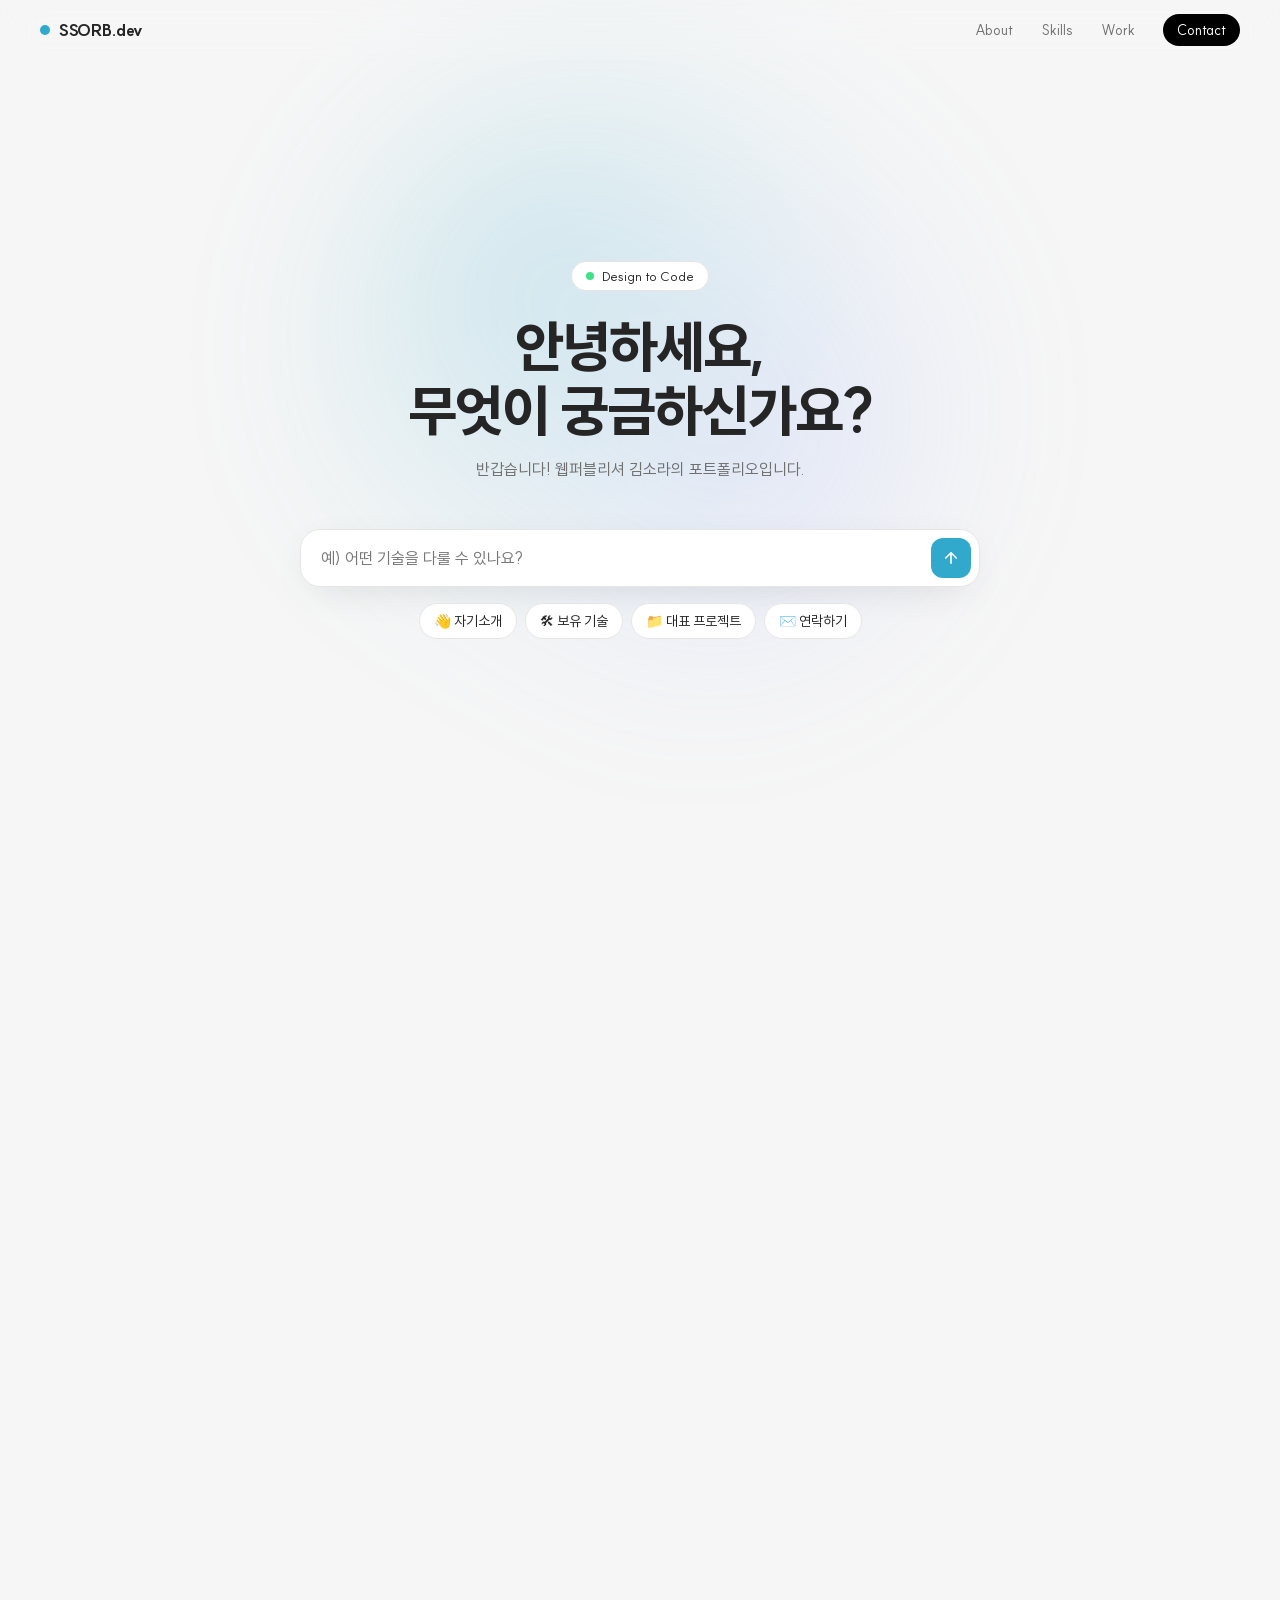
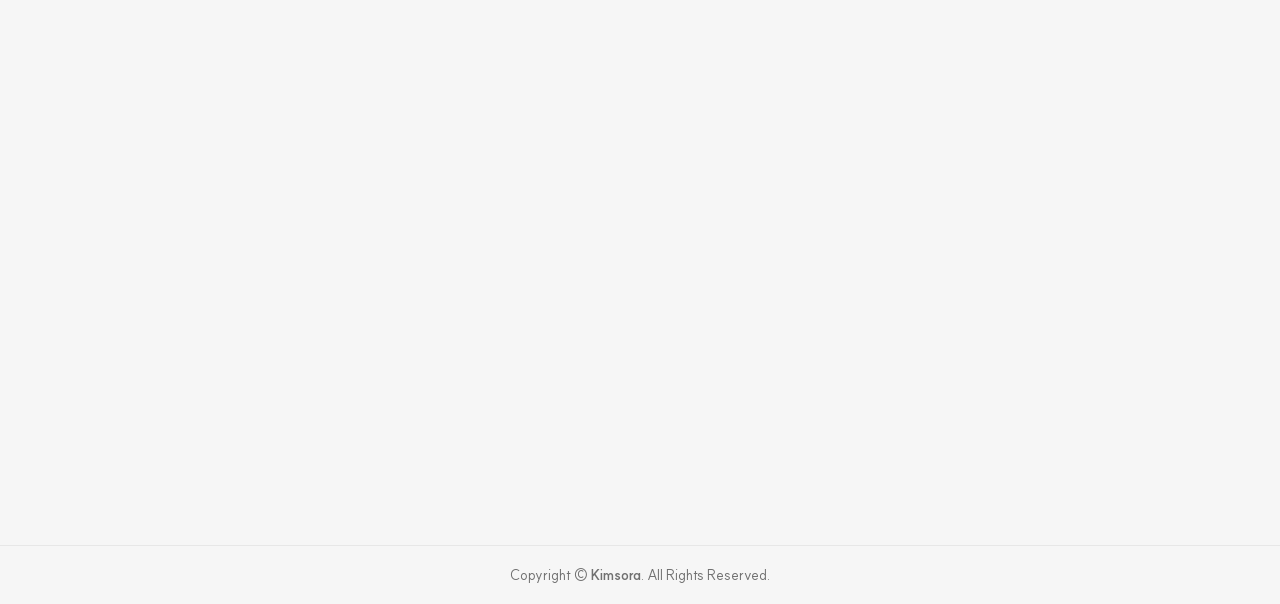
<file: index.html>
<!DOCTYPE html>
<html lang="ko">
    <head>
        <meta charset="utf-8">
        <meta http-equiv="X-UA-Compatible" content="IE=edge">
        <meta name="viewport" content="width=device-width, initial-scale=1.0, maximum-scale=1.0, minimum-scale=1.0, user-scalable=no">
        <meta property="og:type" content="website"> 
        <meta property="og:title" content="김소라의 웹퍼블리셔 포트폴리오입니다.">
        <meta property="og:image" content="common/images/share_img.png">
        <link type="text/css" rel="stylesheet" href="common/css/aos.css" />
        <link type="text/css" rel="stylesheet" href="common/css/fonts.css" />
        <link type="text/css" rel="stylesheet" href="common/css/base.css" />
        <link type="text/css" rel="stylesheet" href="common/css/layout.css" />
        <link type="text/css" rel="stylesheet" href="common/css/main.css" />

        <title>소라빵의 포트폴리오 제빵기</title>
    </head>
    
    <body>
        <header id="header" class="flex flex_js ag_c">
            <div class="logo flex ag_c"><span class="dot"></span>SSORB.dev</div>
            <nav class="flex ag_c">
              <a href="#about">About</a>
              <a href="#skills">Skills</a>
              <a href="#work">Work</a>
              <a href="#contact" class="nav-cta">Contact</a>
            </nav>
        </header>

        <main>
            <section class="visual flex flex_col ag_c flex_center">
                <div class="orb" aria-hidden="true"></div>

                <div class="inner" data-aos="fade-in">
                    <div class="hero-head taC">
                        <p class="badge"><span class="pulse"></span>Design to Code</p>
                        <h1>안녕하세요,<br /><span class="grad">무엇이 궁금하신가요?</span></h1>
                        <p class="sub">반갑습니다! 웹퍼블리셔 김소라의 포트폴리오입니다.</p>
                    </div>

                    <div class="chat flex flex_col" id="chat" aria-live="polite"></div>

                    <form class="prompt flex ag_c" id="promptForm" autocomplete="off">
                        <input id="promptInput" type="text" placeholder="예) 어떤 기술을 다룰 수 있나요?" aria-label="질문 입력" />
                        <button type="submit" aria-label="보내기">
                            <svg viewBox="0 0 24 24" width="18" height="18"><path d="M12 19V5M5 12l7-7 7 7" fill="none" stroke="currentColor" stroke-width="2.2" stroke-linecap="round" stroke-linejoin="round"/></svg>
                        </button>
                    </form>

                    <div class="chips">
                        <button data-q="자기소개 해주세요">👋 자기소개</button>
                        <button data-q="어떤 기술을 다룰 수 있나요?">🛠 보유 기술</button>
                        <button data-q="대표 프로젝트 보여주세요">📁 대표 프로젝트</button>
                        <button data-q="연락하고 싶어요">✉️ 연락하기</button>
                    </div>
                </div>
            </section>

            <section id="about" class="about">
                <div class="inner flex flex_col">
                    <div class="tit" data-aos="fade-in">about</div>

                    <div class="box flex gap20" data-aos="zoom-in">
                        <div class="box02 flex flex_col gap20">
                            <h4 class="flex ag_c gap10">Profession</h4>
                            <ul class="flex flex_col gap20">
                                <li class="flex ag_c">
                                    <strong>시스게이트 / <span class="txt_color">2014.05 - 2015.05</span></strong>
                                    <p class="w100">서버관리(삼성카드 백업)</p>
                                </li>
                                <li class="flex ag_c">
                                    <strong>로바디자인 / <span class="txt_color">2015.12 - 2019.06</span></strong>
                                    <p class="w100">웹퍼블리셔 근무</p>
                                </li>
                                <li class="flex ag_c">
                                    <strong>메이크굿 / <span class="txt_color">2020.02 ~</span></strong>
                                    <p class="w100">웹퍼블리셔 근무 - <strong>재직중</strong></p>
                                </li>
                            </ul>
                        </div>
                        <div class="box01 flex flex_col gap20">
                            <h4 class="flex ag_c gap10">School</h4>
                            <ul class="flex flex_col gap20">
                                <li class="flex ag_c">
                                    <strong>영진전문대학 / <span class="txt_color">2011.03 - 2015.02</span></strong>
                                    <p class="w100">컴퓨터정보계열 프로그래밍전공</p>
                                </li>
                                <li class="flex ag_c">
                                    <strong>경원직업전문학교 / <span class="txt_color">2015.06 - 2015.12</span></strong>
                                    <p class="w100">크로스브라우징&amp;디지털퍼블리싱 수료</p>
                                </li>
                            </ul>
                        </div>
                        <div class="box03 flex flex_col gap20">
                            <h4 class="flex ag_c gap10">Study</h4>
                            <ul class="flex flex_col gap20">
                                <li class="flex ag_c">
                                    <strong>TIS직업전문학교 / <span class="txt_color">2016.10 - 2016.11</span></strong>
                                    <p class="w100">웹표준&반응형웹을 위한 웹퍼블리셔 과정</p>
                                </li>
                                <li class="flex ag_c">
                                    <strong>코딩애플 / <span class="txt_color">2017.11 - 2017.12</span></strong>
                                    <p class="w100">HTML,CSS,JAVASCRIPT를 이용한 반응형 개발 실전과정</p>
                                </li>
                                <li class="flex ag_c">
                                    <strong>더조은 아카데미학원 / <span class="txt_color">2019.01 - 2019.03</span></strong>
                                    <p class="w100">웹퍼블리셔-JQUERY&JAVAscript 중급</p>
                                </li>
                            </ul>
                        </div>
                        <div class="box04 flex flex_col gap20">
                            <h4 class="flex ag_c gap10">Certificate</h4>
                            <ul class="flex flex_col gap20">
                                <li class="flex ag_c">
                                    <strong>(국가공인)정보기술자격(ITQ) / <span class="txt_color">2012.09</span></strong>
                                </li>
                                <li class="flex ag_c">
                                    <strong>웹디자인 기능사 / <span class="txt_color">2015.09</span></strong>
                                </li>
                                <li class="flex ag_c">
                                    <strong>컴퓨터그래픽스 운용기능사 / <span class="txt_color">2015.10</span></strong>
                                </li>
                            </ul>
                        </div>
                    </div>
                </div>
            </section>

            <section id="skills" class="skills">
                <div class="inner flex flex_col">
                    <div class="tit" data-aos="fade-in">skills</div>

                    <div class="grid" data-aos="zoom-in">
                        <div class="item flex flex_col">
                            <div class="num">01 /</div>
                            <h4>MARKUP</h4>
                            <p>HTML5 · 웹접근성 · 웹표준</p>
                        </div>
                        <div class="item flex flex_col">
                            <div class="num">02 /</div>
                            <h4>STYLE</h4>
                            <p>CSS3 · 반응형 · 애니메이션</p>
                        </div>
                        <div class="item flex flex_col">
                            <div class="num">03 /</div>
                            <h4>SCRIPT</h4>
                            <p>JavaScript · jQuery · GSAP · Swiper</p>
                        </div>
                        <div class="item flex flex_col">
                            <div class="num">04 /</div>
                            <h4>Design TOOL</h4>
                            <p>Figma · Zeplin</p>
                        </div>
                    </div>
                </div>
            </section>

            <section id="work" class="work">
                <div class="inner flex flex_col">
                    <div class="tit" data-aos="fade-in">work</div>

                    <div class="tabs flex flex_center gap10" data-aos="fade-up">
                        <button type="button" data-val="" class="active">전체</button>
                        <button type="button" data-val="web">웹사이트</button>
                        <button type="button" data-val="app">모바일</button>
                        <button type="button" data-val="public">공공기관</button>
                        <button type="button" data-val="shopping">쇼핑몰</button>
                    </div>

                    <div class="list" data-aos="fade-up">
                        <div class="item web">
                            <a href="https://himaroo.makegood.co.kr/" target="_blank">
                                <div class="thumb"><img src="common/images/portfolio/project_himaroo.png" alt="하이마루"></div>
                                <div class="text">하이마루엔터</div>
                            </a>
                        </div>
                        <div class="item web">
                            <a href="https://a1korea.makegood.co.kr/" target="_blank">
                                <div class="thumb"><img src="common/images/portfolio/project_a1korea.png" alt="A1코리아"></div>
                                <div class="text">A1코리아</div>
                            </a>
                        </div>
                        <div class="item web">
                            <a href="https://apstick.makegood.co.kr/" target="_blank">
                                <div class="thumb"><img src="common/images/portfolio/project_apstick.png" alt="AP STICK"></div>
                                <div class="text">AP STICK</div>
                            </a>
                        </div>
                        <div class="item web">
                            <a href="https://avp.makegood.co.kr/" target="_blank">
                                <div class="thumb"><img src="common/images/portfolio/project_avp.png" alt="AVP"></div>
                                <div class="text">AVP</div>
                            </a>
                        </div>
                        <div class="item app">
                            <a href="https://lura.makegood.co.kr/" target="_blank">
                                <div class="thumb"><img src="common/images/portfolio/project_lura.png" alt="LURA"></div>
                                <div class="text">LURA</div>
                            </a>
                        </div>
                        <div class="item web">
                            <a href="https://msa.makegood.co.kr/" target="_blank">
                                <div class="thumb"><img src="common/images/portfolio/project_msa.png" alt="MS-A"></div>
                                <div class="text">MS-A</div>
                            </a>
                        </div>
                        <div class="item shopping">
                            <a href="https://yeym.shop/" target="_blank">
                                <div class="thumb"><img src="common/images/portfolio/project_yeym.png" alt="YEYM"></div>
                                <div class="text">Yeym</div>
                            </a>
                        </div>
                        <div class="item web">
                            <a href="https://yourbean.makegood.co.kr/" target="_blank">
                                <div class="thumb"><img src="common/images/portfolio/project_yourbean.png" alt="YOURBEAN"></div>
                                <div class="text">YOURBEAN</div>
                            </a>
                        </div>
                        <div class="item shopping">
                            <a href="https://seshohoho.cafe24.com/" target="_blank">
                                <div class="thumb"><img src="common/images/portfolio/project_glovetree.png" alt="글러브트리"></div>
                                <div class="text">글러브트리</div>
                            </a>
                        </div>
                        <div class="item shopping">
                            <a href="https://becky156.cafe24.com/" target="_blank">
                                <div class="thumb"><img src="common/images/portfolio/project_monohour.png" alt="모노아워"></div>
                                <div class="text">모노아워</div>
                            </a>
                        </div>
                        <div class="item web">
                            <a href="https://hyosung.makegood.co.kr/" target="_blank">
                                <div class="thumb"><img src="common/images/portfolio/project_hyosung.png" alt="효성"></div>
                                <div class="text">법무법인 효성</div>
                            </a>
                        </div>
                        <div class="item shopping">
                            <a href="https://behrpro.cafe24.com/" target="_blank">
                                <div class="thumb"><img src="common/images/portfolio/project_behr.png" alt="베어프로젝트"></div>
                                <div class="text">베어프로젝트</div>
                            </a>
                        </div>
                        <div class="item public">
                            <a href="https://sfcp2021.makegood.co.kr/kr/" target="_blank">
                                <div class="thumb"><img src="common/images/portfolio/project_seoul.png" alt="서울시민참여포럼2021"></div>
                                <div class="text">서울시민참여포럼2021</div>
                            </a>
                        </div>
                        <div class="item public">
                            <a href="https://sehangyo.makegood.co.kr/index.php" target="_blank">
                                <div class="thumb"><img src="common/images/portfolio/project_sehangyo.png" alt="세계한국어교육자대회2022"></div>
                                <div class="text">세계한국어교육자대회2022</div>
                            </a>
                        </div>
                        <div class="item public">
                            <a href="https://wcokl20221.makegood.co.kr/" target="_blank">
                                <div class="thumb"><img src="common/images/portfolio/project_korea.png" alt="세계한국어한마당2022"></div>
                                <div class="text">세계한국어한마당 2022</div>
                            </a>
                        </div>
                        <div class="item web">
                            <a href="https://cmax.makegood.co.kr/" target="_blank">
                                <div class="thumb"><img src="common/images/portfolio/project_cmax.png" alt="씨맥스코리아"></div>
                                <div class="text">씨맥스코리아</div>
                            </a>
                        </div>
                        <div class="item shopping">
                            <a href="https://iceoddugi.cafe24.com/" target="_blank">
                                <div class="thumb"><img src="common/images/portfolio/project_oddugi.png" alt="오뚜기식당"></div>
                                <div class="text">오뚜기식당</div>
                            </a>
                        </div>
                        <div class="item app">
                            <a href="https://yotu.makegood.co.kr/" target="_blank">
                                <div class="thumb"><img src="common/images/portfolio/project_yotu.png" alt="요투"></div>
                                <div class="text">요투</div>
                            </a>
                        </div>
                        <div class="item web">
                            <a href="https://koreahealth.makegood.co.kr/" target="_blank">
                                <div class="thumb"><img src="common/images/portfolio/project_koreahealth.png" alt="코리아헬스"></div>
                                <div class="text">코리아헬스</div>
                            </a>
                        </div>
                        <div class="item web">
                            <a href="https://petarium.makegood.co.kr/" target="_blank">
                                <div class="thumb"><img src="common/images/portfolio/project_petarium.png" alt="페타리움"></div>
                                <div class="text">페타리움</div>
                            </a>
                        </div>
                        <div class="item web">
                            <a href="https://proscent.makegood.co.kr/" target="_blank">
                                <div class="thumb"><img src="common/images/portfolio/project_proscent.png" alt="프로센트"></div>
                                <div class="text">프로센트</div>
                            </a>
                        </div>
                        <div class="item app">
                            <a href="https://pick.makegood.co.kr/" target="_blank">
                                <div class="thumb"><img src="common/images/portfolio/project_pick.png" alt="픽앤"></div>
                                <div class="text">픽앤</div>
                            </a>
                        </div>
                    </div>
                </div>
            </section>

            <section id="contact" class="contact">
                <div class="inner flex flex_col">
                    <div class="tit" data-aos="fade-in">contact</div>

                    <div class="card flex flex_col" data-aos="zoom-in">
                        <h4 class="txt_color">PORTFOLIO</h4>
                        <div class="name"><strong>김 소 라</strong><span>Web Publisher</span></div>
                        <div class="tel"><strong>Tel</strong> : 010-5471-5429</div>
                        <div class="mail"><strong>E-mail</strong> : srk90@naver.com</div>
                    </div>
                </div>
            </section>
        </main>

        <footer id="footer" class="taC">Copyright © <strong>Kimsora</strong>. All Rights Reserved.</footer>


        <script src="common/js/jquery.min.js"></script>
        <script src="common/js/aos.js"></script>
        <script src="common/js/script.js"></script>


        <script>
        document.addEventListener('DOMContentLoaded', function () {
            const tabs = document.querySelectorAll('.work .tabs button');
            const items = document.querySelectorAll('.work .item');

            function filterItems(val) {
                items.forEach(function (item) {
                    if (!val || item.classList.contains(val)) {
                        item.style.display = 'block';
                    } else {
                        item.style.display = 'none';
                    }
                });
            }

            tabs.forEach(function (tab) {
                tab.addEventListener('click', function () {
                    tabs.forEach(function (t) { t.classList.remove('active'); });
                    this.classList.add('active');
                    filterItems(this.dataset.val);
                });
            });

            // 처음 로드될 때 active 탭 기준으로 적용
            const activeTab = document.querySelector('.work .tabs button.active');
            filterItems(activeTab ? activeTab.dataset.val : '');
        });
        </script>
    </body>
</html>
</file>
<file: common/css/fonts.css>
@import url('https://fonts.googleapis.com/css2?family=Montserrat:ital,wght@0,100..900;1,100..900&display=swap');


@font-face {
    font-family: 'Arita-buri';
    src: url('../font/Arita-buri-SemiBold.woff') format('woff');
    font-weight: 400;
    font-style: normal;
}

@font-face {
    font-family: 'SUIT';
    src: url('../font/SUIT-Thin.woff2') format('woff2');
    font-weight: 100;
    font-style: normal;
}
@font-face {
    font-family: 'SUIT';
    src: url('../font/SUIT-ExtraLight.woff2') format('woff2');
    font-weight: 200;
    font-style: normal;
}
@font-face {
    font-family: 'SUIT';
    src: url('../font/SUIT-Light.woff2') format('woff2');
    font-weight: 300;
    font-style: normal;
}
@font-face {
    font-family: 'SUIT';
    src: url('../font/SUIT-Regular.woff2') format('woff2');
    font-weight: 400;
    font-style: normal;
}
@font-face {
    font-family: 'SUIT';
    src: url('../font/SUIT-Medium.woff2') format('woff2');
    font-weight: 500;
    font-style: normal;
}
@font-face {
    font-family: 'SUIT';
    src: url('../font/SUIT-SemiBold.woff2') format('woff2');
    font-weight: 600;
    font-style: normal;
}
@font-face {
    font-family: 'SUIT';
    src: url('../font/SUIT-Bold.woff2') format('woff2');
    font-weight: 700;
    font-style: normal;
}
@font-face {
    font-family: 'SUIT';
    src: url('../font/SUIT-ExtraBold.woff2') format('woff2');
    font-weight: 800;
    font-style: normal;
}
@font-face {
    font-family: 'SUIT';
    src: url('../font/SUIT-Heavy.woff2') format('woff2');
    font-weight: 900;
    font-style: normal;
}


@font-face {
    font-family: 'Pretendard';
    src: url('../font/Pretendard-Thin.woff') format('woff');
    font-weight: 100;
    font-style: normal;
}
@font-face {
    font-family: 'Pretendard';
    src: url('../font/Pretendard-ExtraLight.woff') format('woff');
    font-weight: 200;
    font-style: normal;
}
@font-face {
    font-family: 'Pretendard';
    src: url('../font/Pretendard-Light.woff') format('woff');
    font-weight: 300;
    font-style: normal;
}
@font-face {
    font-family: 'Pretendard';
    src: url('../font/Pretendard-Regular.woff') format('woff');
    font-weight: 400;
    font-style: normal;
}
@font-face {
    font-family: 'Pretendard';
    src: url('../font/Pretendard-Medium.woff') format('woff');
    font-weight: 500;
    font-style: normal;
}
@font-face {
    font-family: 'Pretendard';
    src: url('../font/Pretendard-SemiBold.woff') format('woff');
    font-weight: 600;
    font-style: normal;
}
@font-face {
    font-family: 'Pretendard';
    src: url('../font/Pretendard-Bold.woff') format('woff');
    font-weight: 700;
    font-style: normal;
}
@font-face {
    font-family: 'Pretendard';
    src: url('../font/Pretendard-ExtraBold.woff') format('woff');
    font-weight: 800;
    font-style: normal;
}
@font-face {
    font-family: 'Pretendard';
    src: url('../font/Pretendard-Black.woff') format('woff');
    font-weight: 900;
    font-style: normal;
}
</file>
<file: common/css/base.css>
@charset "utf-8";

:root {
	--white: #fff;
	--black: #000;
	--key-color: #30a9cd;
	--text: #707070;
	--stroke: #E7E5E4;
}

html, body, div, span, applet, object, iframe,
h1, h2, h3, h4, h5, h6, p, blockquote, pre,
a, abbr, acronym, address, big, cite, code,
del, dfn, em, img, ins, kbd, q, s, samp,
small, strike, strong, sub, sup, tt, var,
b, u, i, center,
dl, dt, dd, ol, ul, li,
fieldset, form, label, legend,
table, caption, tbody, tfoot, thead, tr, th, td,
article, aside, canvas, details, embed, 
figure, figcaption, footer, header, hgroup, 
menu, nav, output, ruby, section, summary,
time, mark, audio, video,
input, button {
	margin: 0;
	padding: 0;
	border: 0;
	-webkit-tap-highlight-color: transparent;
	word-break: break-word;
	box-sizing: border-box;
}

html {
  height: 100%;
  min-height: -webkit-fill-available;
  scroll-behavior: smooth;
}
ul ,ol ,li {
  list-style: none;
}
body {
	margin: 0; 
	padding: 0; 
	font-size: 16px; 
	font-family: 'SUIT',sans-serif;
	background: #f6f6f6;
	font-weight: 400;
	min-width: 300px;
	color: #252525;
	-webkit-text-size-adjust: none;
}
input,select,button {
	vertical-align: middle;
}
img {
	vertical-align: top;
-webkit-perspective: 1;
}
i, em, address {
	font-style: normal;
}
label, button {
	cursor: pointer;
}
a {
	color: #252525;
	text-decoration: none;
	cursor: pointer;
	-webkit-tap-highlight-color: transparent;
}
a:hover {
	text-decoration: none;
}

article, aside, details, figcaption, figure, 
footer, header, hgroup, menu, nav, section {
	display: block;
}

ol, ul {
	list-style: none;
}
blockquote, q {
	quotes: none;
}
blockquote:before, blockquote:after,
q:before, q:after {
	content: '';
	content: none;
}
table {
	border-collapse: collapse;
	border-spacing: 0;
}
*:focus {
	outline: none;
}
button {
	background: transparent;
	font-family: inherit;
	padding: 0;
	font-size: 15px;
	-webkit-tap-highlight-color: transparent;
}
input[type=text], 
input[type=button], 
input[type=password],
textarea, 
button {
	outline-style:none; 
	-webkit-appearance:none; 
	-webkit-border-radius:0;
	font-family: inherit;
}
input[type=text]::-webkit-input-placeholder,
input[type=button]::-webkit-input-placeholder,
input[type=password]::-webkit-input-placeholder,
textarea::-webkit-input-placeholder {
	color: #777;
	font-weight: 400;
}
input[type=text]:-moz-placeholder,
input[type=button]:-moz-placeholder,
input[type=password]:-moz-placeholder,
textarea:-moz-placeholder {
	color: #777;
	opacity: 1;
	font-weight: 400;
}
input[type=text]::-moz-placeholder,
input[type=button]::-moz-placeholder,
input[type=password]::-moz-placeholder,
textarea::-moz-placeholder {
	color: #777;
	opacity: 1;
	font-weight: 400;
}
input[type=text]:-ms-input-placeholder,
input[type=button]:-ms-input-placeholder,
input[type=password]:-ms-input-placeholder,
textarea:-ms-input-placeholder {
	color: #777;
	font-weight: 400;
}
select {
	position: relative;
	width: 100%;
	height: 36px;
	padding: 0 20px;
	font-family: inherit;
	background: rgba(0, 0, 0, 0.01) url('../images/ico-down.svg') no-repeat calc(100% - 15px) 50% / 17px;
	backdrop-filter: blur(10px);
	-webkit-backdrop-filter: blur(10px);
	font-size: inherit;
	font-weight: 400;
	color: #E1E1E1;
	border-radius: 5px;
	border: 1px solid var(--white);
	-webkit-appearance: none;
	-moz-appearance: none;
	appearance: none;
	cursor: pointer;
	box-sizing: border-box;
}
select option {
	color: #000;
}
select.active {
	color: #000;
}
select::-ms-expand {
    display: none;
}
.taL {
	text-align:left!important; 
}
.taC {
	text-align:center!important; 
}
.taR {
	text-align:right!important; 
}
.table {
	display: table;
}
.row {
	display: table-row;
}
.cell {
	display: table-cell;
}
.f0 {
	font-size: 0!important;
}
.clear:after {
	content: '';
	display: block;
	clear: both;
}
.vaT {
	vertical-align: top;
}
.vaM {
	vertical-align: middle;
}
.vaB {
	vertical-align: bottom;
}
.w100 {
	width: 100%;
}
.flex {
	display: flex;
	flex-wrap: wrap;
}
.flex_js {
	justify-content: space-between;
}
.flex_center {
	justify-content: center;
}
.flex_end {
	justify-content: end;
}
.ag_c {
	align-items: center;
}
.gap5 {
	gap: 5px;
}
.gap10 {
	gap: 10px;
}
.gap20 {
	gap: 20px;
}
.flex_col {
	flex-direction: column;
}
.flex_col > * {
	width: 100%;
}
.txt_color {
	color: var(--key-color)!important;
}
.btn_color {
	background: var(--key-color)!important;
	color: #E1E1E1!important;
}
.gray_bg {
	background: #FAFAFA;
}
.btn_line_color {
	border: 1px solid var(--key-color)!important;
	color: var(--key-color)!important;
}
.btn_line_white {
	border: 1px solid var(--white)!important;
	color: var(--white)!important;
}
.color_bg {
	border-radius: 10px;
	background: rgba(0, 0, 0, 0.30);
}
.white_bg {
	border-radius: 10px;
	background: var(--white);
}
.btn_line_gray {
	color: #777!important;
	border: 1px solid #D8D8D8!important;
	background: #F4F4F4!important;
}
.btn_white {
	background: rgba(255, 255, 255, 0.70)!important;
	color: var(--key-color)!important;
}
.btn_gray {
	color: #777!important;
	border: 1px solid #D8D8D8!important;
	background: #F4F4F4!important;
}
.btn_gray2 {
	background: #aaa!important;
	color: var(--white)!important;
}
.btn_black {
	background: var(--black)!important;
	color: var(--white)!important;
}
</file>
<file: common/css/layout.css>
@charset "utf-8";

.inner {
	padding: 0 20px;
	max-width: 1440px;
	margin: 0 auto;
}


#header {
	position: fixed;
	top: 0;
	left: 0;
	width: 100%;
	backdrop-filter: blur(20px);
	-webkit-backdrop-filter: blur(20px);
	padding: 14px 40px;
	z-index: 99;
}
#header .logo {
	font-size: 16px;
	font-weight: 800;
	letter-spacing: -0.5px;
	gap: 8px;
}
#header .logo .dot {
	width: 10px;
	height: 10px;
	border-radius: 50%;
	background: var(--key-color);
}
#header nav {
	gap: clamp(12px, 3vw, 28px); 
	font-size: 14px;
}
#header nav a {
	color: var(--text);
	transition: color .2s; 
}
#header .nav-cta {
	color: var(--white);
	background: #000;
	padding: 7px 14px;
	border-radius: 999px;
}



.tit {
	text-align: center;
    padding: 40px 0;
    font-size: 32px;
    text-transform: uppercase;
    font-weight: 800;
}
.tit:after {
	content: '';
	display: block;
	width: 50px;
	height: 4px;
	background: var(--key-color);
	margin: 12px auto 0;
}




.not_scroll {
	overflow: hidden;
}



#footer {
    padding: 20px 0;
    border-top: 1px solid #e7e7e7;
    color: var(--text);
    font-size: 14px;
}




@media (max-width: 1024px) {
	#header {
		padding: 14px 24px;
	}

	.tit {
		font-size: 28px;
		padding: 30px 0;
	}
}

@media (max-width: 768px) {
	.inner {
		padding: 0 16px;
	}

	#header {
		padding: 12px 16px;
	}
	#header nav {
		gap: 14px;
		font-size: 13px;
	}
	#header .nav-cta {
		padding: 6px 12px;
	}

	#footer {
		font-size: 13px;
	}
}

@media (max-width: 480px) {
	#header .logo {
		font-size: 14px;
		gap: 6px;
	}
	#header .logo .dot {
		width: 8px;
		height: 8px;
	}
	#header nav {
		gap: 10px;
		font-size: 12px;
	}
	#header .nav-cta {
		padding: 5px 10px;
	}

	.tit {
		font-size: 24px;
		padding: 24px 0;
	}
	.tit:after {
		width: 36px;
		height: 3px;
		margin-top: 10px;
	}

	#footer {
		font-size: 12px;
		padding: 16px;
	}
}

@media (prefers-reduced-motion: reduce) {
	*,
	*::before,
	*::after {
		animation-duration: .01ms !important;
		animation-iteration-count: 1 !important;
		transition-duration: .01ms !important;
		scroll-behavior: auto !important;
	}
}
</file>
<file: common/css/main.css>
.visual {
    position: relative;
    min-height: 100vh;
    padding: 60px 16px;
    overflow: hidden;
}
@supports (min-height: 100svh) {
    .visual {
        min-height: 100svh;
    }
}
.visual .inner {
    max-width: 720px;
}
.orb {
    position: absolute;
    width: 620px;
    height: 620px;
    top: 8%;
    left: 50%;
    transform: translateX(-50%);
    border-radius: 50%;
    z-index: -1;
    background: radial-gradient(circle at 30% 30%, var(--key-color), transparent 60%),
              radial-gradient(circle at 70% 60%, #9aa9ff, transparent 55%);
    filter: blur(90px);
    opacity: .22;
    animation: float 12s ease-in-out infinite;
}
@keyframes float {
  0%,100% { transform: translateX(-50%) scale(1); }
  50% { transform: translateX(-46%) translateY(30px) scale(1.08); }
}
.badge {
    display: inline-flex; 
    align-items: center; 
    gap: 8px; 
    font-size: 13px; 
    border: 1px solid var(--stroke); 
    background: var(--white); 
    padding: 6px 14px; 
    border-radius: 999px; 
    margin-bottom: 24px;
}
.pulse {
    width: 8px;
    height: 8px; 
    border-radius: 50%; 
    background: #3de186; 
    box-shadow: 0 0 0 0 #3de18688; 
    animation: pulse 2s infinite; 
}
@keyframes pulse { 
    70% { box-shadow: 0 0 0 8px transparent; } 
    100% { box-shadow: 0 0 0 0 transparent; }
}
.visual h1 { 
    font-size: 64px; 
    line-height: 1.15; 
    letter-spacing: -2px; 
    font-weight: 800; 
}
.sub {
    margin-top: 16px;
    color: var(--text);
}

.chat {
    width: 100%; 
    margin-top: 36px;
    gap: 14px;
    max-height: 46vh; 
    overflow-y: auto; 
    scroll-behavior: smooth;
    flex-wrap: nowrap;
}
.chat::-webkit-scrollbar {
    display: none;
}
.chat:empty { 
    display: none; 
}
.msg { 
    max-width: 88%; 
    padding: 12px 16px; 
    border-radius: 16px; 
    font-size: 15px;
    animation: rise .35s ease; 
}
.msg.user { 
    width: max-content;
    align-self: flex-end; 
    background: var(--key-color); 
    color: var(--white); 
    border-bottom-right-radius: 4px; 
}
.msg.ai { 
    align-self: flex-start; 
    display: flex; 
    gap: 10px; 
    padding: 0; 
    max-width: 100%; 
}
.msg.ai .avatar {
    flex: none; 
    width: 30px; 
    height: 30px; 
    border-radius: 50%;
    background: conic-gradient(from 180deg, var(--key-color), #9aa9ff, var(--key-color));
    display: grid; 
    place-items: center; 
    color: #fff; 
    font-size: 13px; 
    font-weight: 700;
}
.msg.ai .bubble { 
    line-height: 1.4;
    padding-top: 4px; 
    white-space: pre-line; 
}
.msg.ai .bubble a { 
    color: var(--key-color); 
    text-decoration: underline; 
    text-underline-offset: 3px; 
}
.cursor { 
    display: inline-block; 
    width: 7px; 
    height: 16px; 
    background: var(--key-color); 
    vertical-align: -2px; 
    margin-left: 2px; 
    animation: blink 1s steps(2) infinite; 
}
@keyframes blink { 50% { opacity: 0; } }
.dots span { 
    display: inline-block; 
    width: 6px; 
    height: 6px; 
    margin-right: 3px; 
    border-radius: 50%; 
    background: var(--muted); 
    animation: bounce 1s infinite; 
}
.dots span:nth-child(2) { 
    animation-delay: .15s; 
} 
.dots span:nth-child(3) { 
    animation-delay: .3s; 
}
@keyframes bounce { 
    0%,80%,100% { transform: translateY(0); opacity: .4; } 
    40% { transform: translateY(-4px); opacity: 1; } 
}
@keyframes rise { 
    from { opacity: 0; transform: translateY(8px); } 
    to { opacity: 1; transform: none; } 
}

.prompt {
    width: 100%; 
    margin-top: 50px;
    gap: 8px;
    background: var(--white); 
    border: 1px solid var(--stroke); 
    border-radius: 20px;
    padding: 8px 8px 8px 20px;
    box-shadow: 0 10px 40px -12px rgba(0,0,0,.12);
    transition: border-color .2s, box-shadow .2s;
}
.prompt:focus-within { 
    border-color: var(--key-color); 
    box-shadow: 0 10px 40px -10px color-mix(in srgb, var(--key-color) 40%, transparent); 
}
.prompt input { 
    flex: 1; 
    min-width: 0; 
    border: 0; 
    background: none; 
    font: inherit; 
    font-size: 16px; 
    color: var(--text); 
    outline: none; 
    padding: 10px 0; 
}
.prompt button { 
    width: 40px; 
    height: 40px; 
    border-radius: 12px; 
    background: var(--key-color);
    color: var(--white);
    display: grid; 
    place-items: center; 
    transition: transform .15s; 
}
.prompt button:hover { 
    transform: scale(1.06); 
}
.chips { 
    display: flex; 
    flex-wrap: wrap; 
    justify-content: center; 
    gap: 8px; 
    margin-top: 16px; 
}
.chips button {
    font-size: 14px; 
    padding: 8px 14px; 
    border-radius: 999px;
    border: 1px solid var(--stroke); 
    background: var(--white);
    color: var(--muted);
    transition: all .2s;
}
.chips button:hover { 
    color: var(--text); 
    border-color: var(--text); 
}



section {
    padding: 60px 0;
}
section[id] {
    scroll-margin-top: 70px;
}


.about .box {
    flex-wrap: wrap;
}
.about .box > div {
    position: relative;
    width: calc(50% - 10px);
    border: 1px solid var(--stroke);
    border-radius: 20px;
    padding: 30px;
    background: var(--white);
    transition: box-shadow .3s;
    box-sizing: border-box;
}
.about .box > div:hover {
    box-shadow: 2px 2px 15px rgba(0, 0, 0, 0.1);
}
.about .box > div h4 {
    position: relative;
    font-size: 20px;
    text-transform: uppercase;
}
.about .box > div h4:before {
    content: '';
    width: 12px;
    height: 12px;
    background: var(--key-color);
    animation: big 5s linear infinite;
}
@keyframes big {
    0% {
        transform: rotate(0);
    }
    100% {
        transform: rotate(360deg);
    }
}
.about .box > div ul li {
    gap: 5px 10px;
}
.about .box > div ul li p {
    color: #7c7c7c;
}



.skills .grid {
    display: grid;
    grid-template-columns: repeat(4, 1fr);
    gap: 20px;
}
.skills .grid .item {
    border: 1px solid var(--stroke);
    border-radius: 20px;
    padding: 30px;
    background: #fafafa;
    gap: 12px;
    transition: box-shadow .3s;
}
.skills .grid .item:hover {
    box-shadow: 2px 2px 15px rgba(0, 0, 0, 0.1);
}
.skills .grid .item .num {
    color: var(--text);
    font-size: 14px;
}
.skills .grid .item h4 {
    font-size: 20px;
    font-weight: 800;
}
.skills .grid .item p {
    color: var(--text);
}



.work .tabs button {
    height: 40px;
    background: var(--white);
    border-radius: 10px;
    padding: 0 15px;
    box-sizing: border-box;
}
.work .tabs button.active {
    background: var(--key-color);
    color: var(--white);
}
.work .list {
    display: grid;
    grid-template-columns: repeat(4, 1fr);
    margin-top: 60px;
    gap: 20px;
}
.work .list .item a {
    position: relative;
}
.work .list .item .thumb {
    position: relative;
    border: 1px solid #ededed;
}
.work .list .item .thumb img {
    width: 100%;
}
.work .list .item .text {
    opacity: 0;
    position: absolute;
    top: 50%;
    left: 50%;
    transform: translate(-50%, -50%);
    width: 100%;
    height: 100%;
    font-size: 20px;
    font-weight: 600;
    display: flex;
    flex-direction: column;
    justify-content: center;
    align-items: center;
    background: rgba(41, 143, 124, 0.5);
    color: var(--white);
    transition: all .3s;
}
.work .list .item .text:before {
    content: '';
    display: inline-block;
    background: var(--key-color) url("../images/ic_link.svg") no-repeat 50% 50% / 25px;
    width: 50px;
    height: 50px;
    border-radius: 50%;
    margin-bottom: 10px;
}
.work .list .item a:hover .text {
    opacity: 1;
}



.contact .card {
    width: 100%;
    max-width: 450px;
    background: var(--white);
    border-radius: 10px;
    padding: 26px 20px;
    gap: 5px;
    overflow: hidden;
    margin: 0 auto;
}
.contact .card h4 {
    font-size: 24px;
    font-weight: 800;
    margin-bottom: 25px;
}
.contact .card .name {
    font-size: 20px;
}
.contact .card .name span {
    display: inline-block;
    color: var(--text);
    font-size: 16px;
    margin-left: 10px;
}
.contact .card .name:after {
    content: '';
    display: block;
    width: 40px;
    height: 3px;
    background: var(--key-color);
    margin: 15px 0;
}




@media (max-width: 1280px) {
    .visual h1 {
        font-size: 56px;
    }
    .skills .grid .item,
    .about .box > div {
        padding: 26px;
    }
}

@media (max-width: 1024px) {
    .visual h1 {
        font-size: 48px;
        letter-spacing: -1.5px;
    }
    .orb {
        width: 480px;
        height: 480px;
    }

    section {
        padding: 50px 0;
    }

    .skills .grid {
        grid-template-columns: repeat(2, 1fr);
    }

    .work .list {
        grid-template-columns: repeat(3, 1fr);
        margin-top: 40px;
    }
    .work .list .item .text {
        font-size: 17px;
    }
}

@media (max-width: 768px) {
    .visual {
        padding: 90px 0 50px;
    }
    .visual h1 {
        font-size: 38px;
        letter-spacing: -1px;
        line-height: 1.2;
    }
    .badge {
        margin-bottom: 18px;
    }
    .sub {
        font-size: 15px;
    }
    .orb {
        width: 360px;
        height: 360px;
        filter: blur(70px);
    }
    .chat {
        max-height: 42vh;
        margin-top: 28px;
    }
    .msg {
        font-size: 14px;
    }
    .prompt {
        margin-top: 32px;
        border-radius: 16px;
        padding: 6px 6px 6px 16px;
    }
    .chips button {
        font-size: 13px;
        padding: 7px 12px;
    }

    .about .box > div {
        width: 100%;
        padding: 24px 20px;
        border-radius: 16px;
    }
    .about .box > div h4 {
        font-size: 18px;
    }
    .about .box > div ul {
        gap: 16px;
    }
    .about .box > div ul li {
        flex-wrap: wrap;
        font-size: 15px;
    }

    .skills .grid {
        gap: 12px;
    }
    .skills .grid .item {
        padding: 22px 20px;
        border-radius: 16px;
    }
    .skills .grid .item h4 {
        font-size: 18px;
    }
    .skills .grid .item p {
        font-size: 14px;
    }

    .work .tabs {
        flex-wrap: wrap;
        gap: 8px;
    }
    .work .tabs button {
        height: 36px;
        padding: 0 12px;
        font-size: 14px;
    }
    .work .list {
        grid-template-columns: repeat(2, 1fr);
        gap: 12px;
        margin-top: 30px;
    }

    .contact .card h4 {
        font-size: 20px;
        margin-bottom: 18px;
    }
    .contact .card .name {
        font-size: 18px;
    }
}

@media (max-width: 480px) {
    .visual h1 {
        font-size: 30px;
    }
    .sub {
        font-size: 14px;
    }
    .badge {
        font-size: 12px;
        padding: 5px 12px;
    }
    .orb {
        width: 280px;
        height: 280px;
    }
    .msg {
        max-width: 92%;
    }
    .msg.ai .avatar {
        width: 26px;
        height: 26px;
        font-size: 12px;
    }

    section {
        padding: 40px 0;
    }

    .about .box > div ul li {
        font-size: 14px;
    }
    .about .box > div ul li p {
        font-size: 13px;
    }

    .skills .grid {
        grid-template-columns: 1fr;
    }

    .work .tabs button {
        height: 34px;
        padding: 0 10px;
        font-size: 13px;
        border-radius: 8px;
    }
    .work .list {
        gap: 10px;
    }

    .contact .card {
        padding: 22px 18px;
    }
    .contact .card .name {
        font-size: 17px;
    }
    .contact .card .name span {
        font-size: 14px;
    }
    .contact .card .tel,
    .contact .card .mail {
        font-size: 14px;
        word-break: break-all;
    }
}

@media (hover: none) {
    .work .list .item .text {
        position: static;
        transform: none;
        opacity: 1;
        height: auto;
        padding: 10px 4px 0;
        background: none;
        color: var(--text);
        font-size: 14px;
        text-align: center;
    }
    .work .list .item .text:before {
        display: none;
    }
    .about .box > div:hover,
    .skills .grid .item:hover {
        box-shadow: none;
    }
}
</file>
